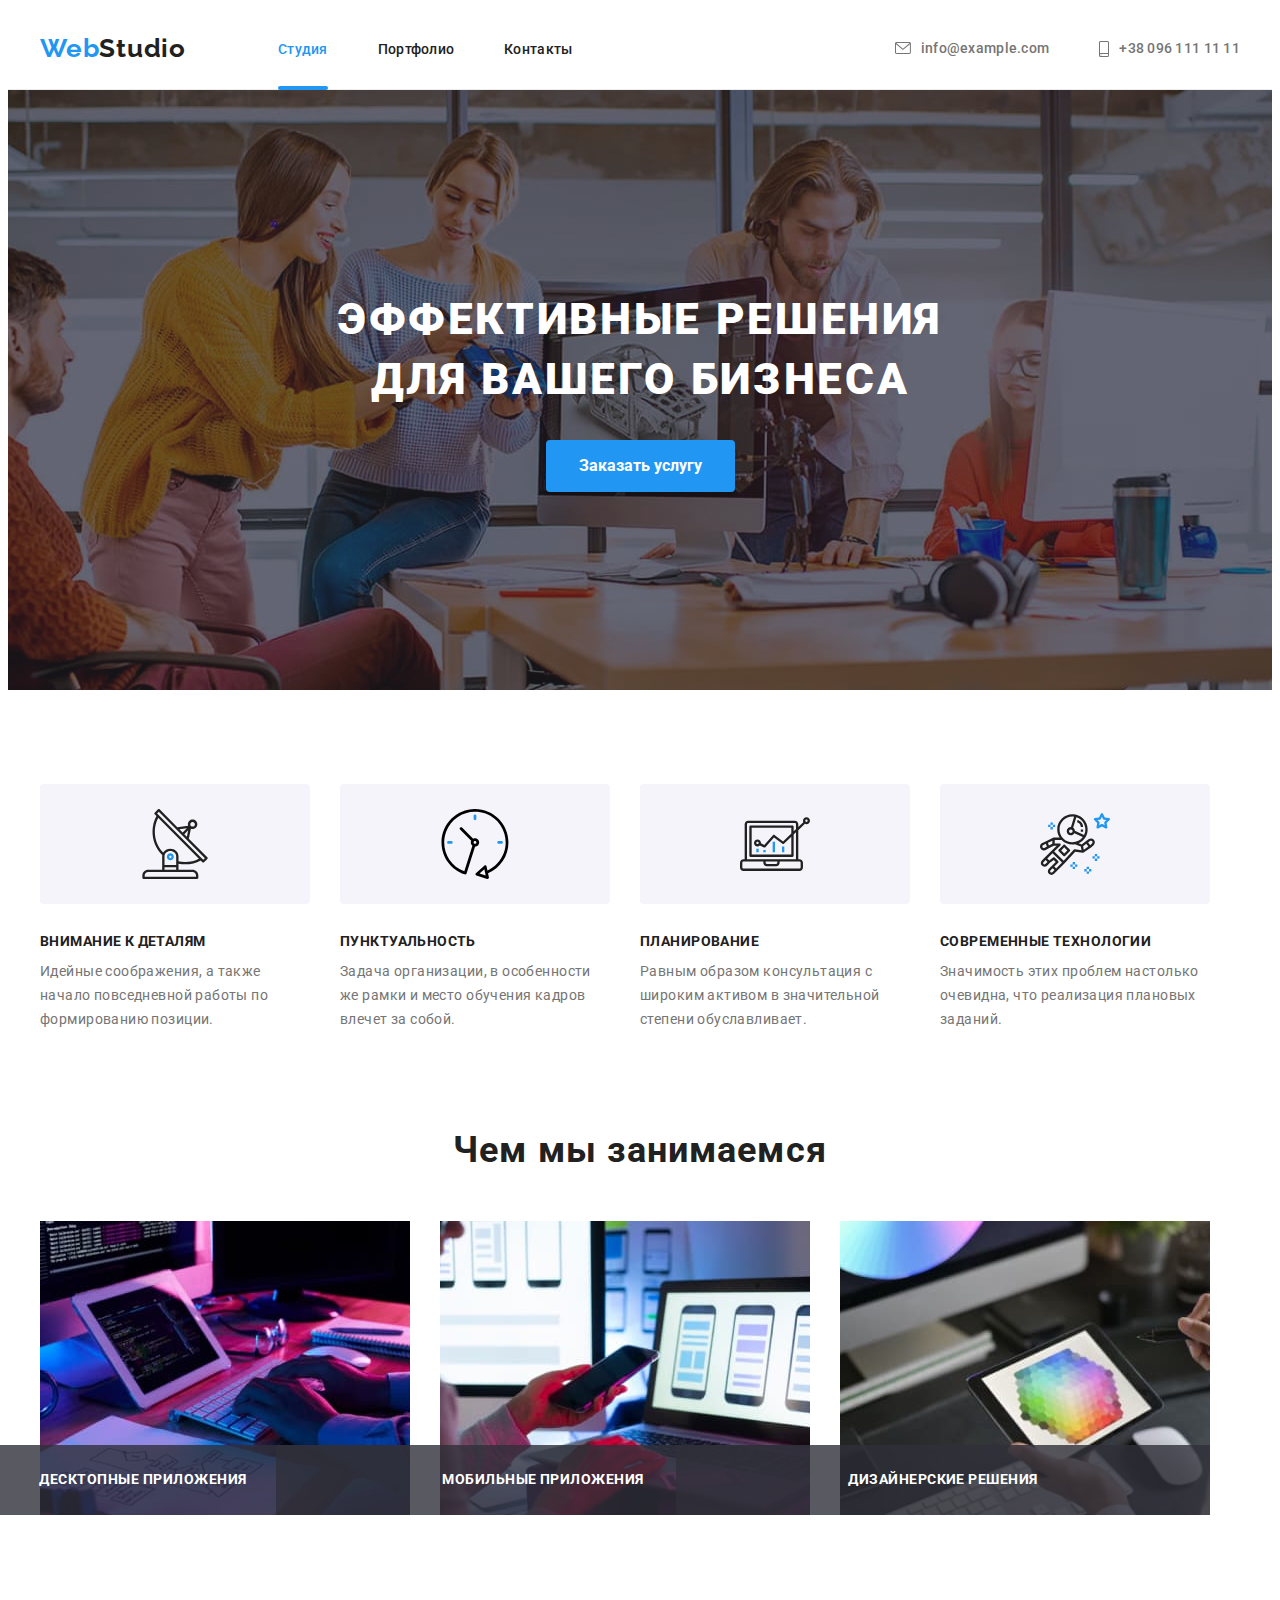
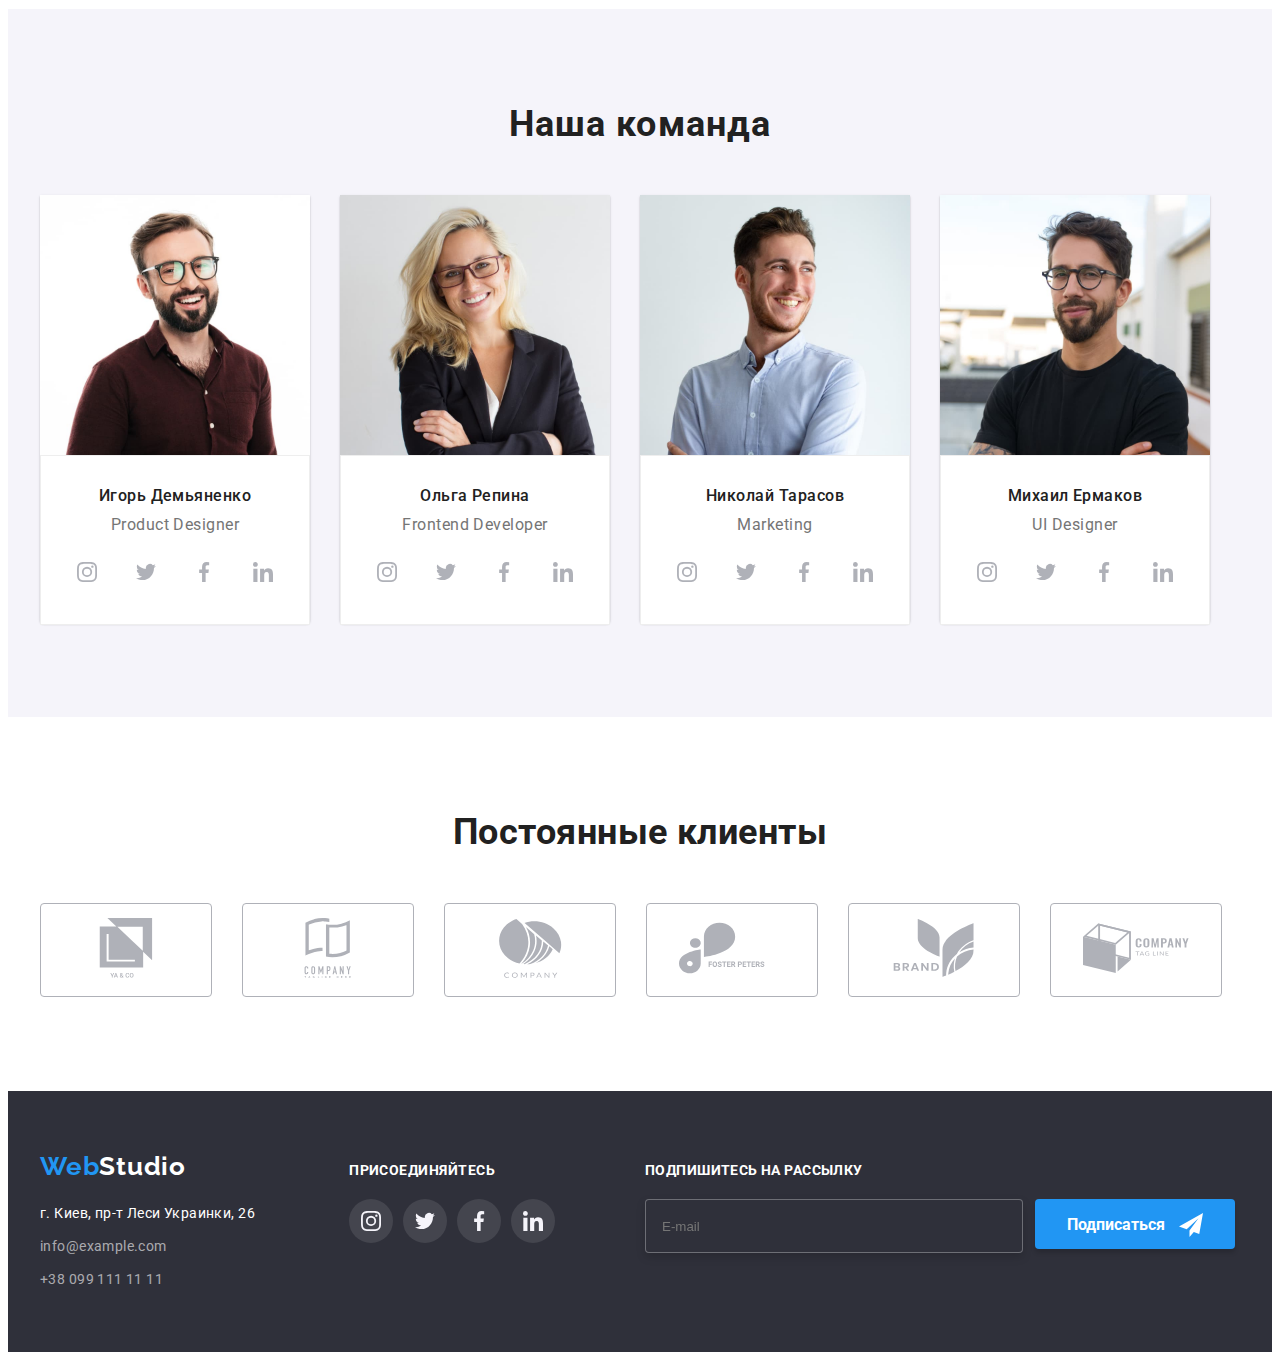
<file: index.html>
<!DOCTYPE html>
<html lang="ru">
<head>
    <meta charset="UTF-8">
    <meta http-equiv="X-UA-Compatible" content="IE=edge">
    <meta name="viewport" content="width=device-width, initial-scale=1.0">
    <title>Document</title>
    <link rel="stylesheet" href="https://cdnjs.cloudflare.com/ajax/libs/modern-normalize/1.1.0/modern-normalize.min.css"
        integrity="sha512-wpPYUAdjBVSE4KJnH1VR1HeZfpl1ub8YT/NKx4PuQ5NmX2tKuGu6U/JRp5y+Y8XG2tV+wKQpNHVUX03MfMFn9Q=="
        crossorigin="anonymous" referrerpolicy="no-referrer" />
    <link rel="preconnect" href="https://fonts.googleapis.com">
    <link rel="preconnect" href="https://fonts.gstatic.com" crossorigin>
    <link href="https://fonts.googleapis.com/css2?family=Raleway:wght@700&family=Roboto:wght@400;500;700;900&display=swap" rel="stylesheet">
    <link rel="stylesheet" href="./css/main.min.css"> 
</head>
<body class="body">
    <header class="pageheader">
            <div class="container">
                <nav class="site-nav">
                    <a href="/index.html" class="logo">
                  <span class="logo__text--blue">Web</span class="logo__text--black">Studio
                   </a>
                   <ul class="nav-links"> 
                    <li class="nav-links__item"><a href="#" class="nav-links__link nav-links__link--active">Студия</a></li>
                    <li class="nav-links__item"><a href="./portfolio.html" class="nav-links__link">Портфолио</a></li>
                    <li class="nav-links__item"><a href="#" class="nav-links__link">Контакты</a></li>
                   </ul>
    
                    <ul class="contact-info">
                        <li class="contact-info__item"> 
                            <a href="mailto:info@example.com" class="contact-info__link contact-info__link--mail">
                                <svg class="contact-info__icon-envelope" width="16" height="12">
                                    <use  href="./images/icons.svg#icon-envelope" ></use>
                                </svg>
                                info@example.com
                            </a>    
                        </li>
    
                        <li class="contact-info__item">
                            <a href="tel:+380991111111" class="contact-info__link contact-info__link--telephone">
                                <svg class="contact-info__icon-smartphone" width="10" height="16">
                                    <use href="./images/icons.svg#icon-smartphone"></use>
                                </svg>
                                    +38 096 111 11 11
                            </a>
                        </li>
                    </ul>
                </nav>     
            </div>        
    </header>

    <main>
        <div class="overlay">
            <section class="section hero">
                <h1 class="hero__title">Эффективные решения <br> для вашего бизнеса</h1>
                <p>
                    <button class="hero__button" data-modal-open>Заказать услугу</button>

                    <div class="backdrop is-hidden" data-modal>
                        <div class="modal">
                            <p class="modal__title">Оставьте свои данные, мы вам перезвоним</p>
                            <form class="form">
                                
                                <label class="form__label">
                                  <span class="form__item">Имя</span>
                                  <input class="form__input" type="text" name="username" />
                                  <svg class="form__icon" width="18" height="18">
                                      <use href="images/icons.svg#person-black"></use>
                                  </svg> 
                                </label>

                                <label class="form__label">
                                  <span class="form__item">Телефон</span>
                                  <input class="form__input" type="tel" name="telephone" />
                                  <svg class="form__icon" width="18" height="18">
                                      <use href="images/icons.svg#phone-black"></use>
                                  </svg> 
                                </label>  
                                
                                <label class="form__label">
                                  <span class="form__item">Почта</span>
                                  <input class="form__input" type="email" name="email" />
                                  <svg class="form__icon" width="18" height="18">
                                      <use href="images/icons.svg#email-black"></use>
                                  </svg>
                                </label>
        
                                <label class="form__label form__label--indent">
                                    <span class="form__item">Комментарий</span>
                                    <textarea class="form__textarea" type="comments" rows="5" placeholder="Введите текст" id="textarea"></textarea>
                                </label>
                                    
                                <label class="form__label--checkbox">
                                    <input class="form__input--checkbox" type="checkbox" name="checkbox" />
                                    <span class="form__icon--checkbox"></span>
                                    <span class="form__conditions-text">Соглашаюсь с рассылкой и принимаю <a href="#" class="form__link">Условия договора</a></span>
                                </label>
                                    
                                
                                <button type="submit" class="button__submit">Отправить</button>
                                
                            </form>

                            <button class="button-close" data-modal-close>
                                <svg class="button-close__icon" width="18" height="18">
                                    <use href="./images/icons.svg#icon-close-button" class="modal-close-button"></use>
                                </svg>
                            </button>
                        </div>
                    </div>
                </p>
            </section>
        </div>

        
            <section class="section">
                <div class="container">
                    <h2 hidden>Наши сильные стороны</h2>
                    <ul class="advantages">
                        <li>
                            <div class="advantages__icon">
                              <svg width="70" height="70">
                                <use href="./images/icons.svg#icon-antenna"></use>
                              </svg>
                            </div>   
                            <h2 class="advantages__title">Внимание к деталям</h2>
                            <p class="advantages__text">Идейные соображения, а также начало повседневной работы по формированию позиции.</p>
                        </li>

                        <li>
                            <div class="advantages__icon">
                                <svg width="70" height="70">
                                    <use href="./images/icons.svg#icon-clock"></use>
                                </svg>
                            </div>
                            <h2 class="advantages__title">Пунктуальность</h2>
                            <p class="advantages__text">Задача организации, в особенности же рамки и место обучения кадров влечет за собой.</p>
                        </li>

                        <li>
                            <div class="advantages__icon">
                                <svg width="70" height="70">
                                    <use href="./images/icons.svg#icon-diagram"></use>
                                </svg>
                            </div>
                            <h2 class="advantages__title">Планирование</h2>
                            <p class="advantages__text">Равным образом консультация с широким активом в значительной степени обуславливает.</p>
                        </li>

                        <li>
                            <div class="advantages__icon">
                                <svg width="70" height="70">
                                    <use href="./images/icons.svg#icon-astronaut"></use>
                                </svg>
                            </div>
                            <h2 class="advantages__title">Современные технологии</h2>
                            <p class="advantages__text">Значимость этих проблем настолько очевидна, что реализация плановых заданий.</p>
                        </li>
                    </ul>

                </div>
        </section>
                      
        
        <section class="section our-work">
            <div class="container">
                <h2 class="what-we-do">Чем мы занимаемся</h2>
              <ul class="what-we-do__list">
                  <li class="what-we-do__set">
                      <div class="what-we-do__box">
                         <img src="./images/whatwedo1.jpg" alt="Работа за пк" width=370>
                         <h3 class="what-we-do__text">Десктопные приложения</h3>
                      </div>
                      
                  </li>

                  <li class="what-we-do__set">
                      <div class="what-we-do__box">
                         <img src="./images/whatwedo2.jpg" alt="Работа за пк с телефоном" width=370>
                         <h3 class="what-we-do__text">Мобильные приложения</h3>
                      </div>
                  </li>

                  <li class="what-we-do__set">
                      <div class="what-we-do__box">
                         <img src="./images/whatwedo3.jpg" alt="Планшет в руках" width=370>
                         <h3 class="what-we-do__text">Дизайнерские решения</h3>
                      </div>
                    
                  </li>
              </ul> 
           </div>    
        </section>
    
    
        <section class="section team">
            <div class="container">
                <h2 class="team__title">Наша команда</h2>
              <ul class="team__list">
                <li class="employee">
                    <img class="employee__photo" src="./images/teamIhor.jpg" alt="фото Игорь" width=270 height=260>
                    <div class="employee__card">
                        <h3 class="employee__name">Игорь Демьяненко</h3>
                        <p lang="en" class="employee__position">Product Designer</p>
                        <ul>
                            <li class="employee__button">
                                <a class="employee__link" href="#" aria-label="Instagram">
                                     <svg class="employee__icon" width="20" height="20">
                                         <use href="./images/icons.svg#icon-instagram"></use>
                                     </svg>
                                </a>
                            </li>
             
                            <li class="employee__button">
                                <a class="employee__link" href="#" aria-label="Twitter">
                                     <svg class="employee__icon" width="20" height="20">
                                         <use href="./images/icons.svg#icon-twitter"></use>
                                     </svg>
                                </a>
                            </li>
             
                            <li class="employee__button">
                                <a class="employee__link" href="#" class="facebook" aria-label="Facebook">
                                    <svg class="employee__icon" width="20" height="20">
                                       <use href="./images/icons.svg#icon-facebook"></use>
                                    </svg>
                                </a>
                            </li>
             
                            <li class="employee__button">
                                <a class="employee__link" href="#" aria-label="LinkedIn">
                                    <svg class="employee__icon" width="20" height="20">
                                       <use href="./images/icons.svg#icon-linkedin"></use>
                                    </svg>
                                </a>
                            </li>
                        </ul>
                    </div>
                    
                </li>

                <li class="employee">
                    <img class="item-photo" src="./images/teamOlga.jpg" alt="фото Ольга" width=270 class="team-photo">
                    <div class="employee__card">
                        <h3 class="employee__name">Ольга Репина</h3>
                        <p lang="en" class="employee__position">Frontend Developer</p> 
                        <ul class="social-list">
                            <li class="employee__button">
                                <a class="employee__link" href="#" aria-label="Instagram">
                                     <svg class="employee__icon" width="20" height="20">
                                         <use href="./images/icons.svg#icon-instagram"></use>
                                     </svg>
                                </a>
                            </li>
             
                            <li class="employee__button">
                                <a class="employee__link" href="#" aria-label="Twitter">
                                     <svg class="employee__icon" width="20" height="20">
                                         <use href="./images/icons.svg#icon-twitter"></use>
                                     </svg>
                                </a>
                            </li>
             
                            <li class="employee__button">
                                <a class="employee__link" href="#" class="facebook" aria-label="Facebook">
                                    <svg class="employee__icon" width="20" height="20">
                                       <use href="./images/icons.svg#icon-facebook"></use>
                                    </svg>
                                </a>
                            </li>
             
                            <li class="employee__button">
                                <a class="employee__link" href="#" aria-label="LinkedIn">
                                    <svg class="employee__icon" width="20" height="20">
                                       <use href="./images/icons.svg#icon-linkedin"></use>
                                    </svg>
                                </a>
                            </li>
                        </ul>  
                    </div>
                </li>

                <li class="employee">
                    <img class="item-photo" src="./images/teamNikolai.jpg" alt="фото Николай" width=270 class="team-photo">
                    <div class="employee__card">
                        <h3 class="employee__name">Николай Тарасов</h3>
                        <p lang="en" class="employee__position">Marketing</p>
                        <ul class="social-list">
                            <li class="employee__button">
                                <a class= "employee__link" href="#" aria-label="Instagram">
                                     <svg class="employee__icon" width="20" height="20">
                                         <use href="./images/icons.svg#icon-instagram"></use>
                                     </svg>
                                </a>
                            </li>
             
                            <li class="employee__button">
                                <a class="employee__link"href="#" aria-label="Twitter">
                                     <svg class="employee__icon" width="20" height="20">
                                         <use href="./images/icons.svg#icon-twitter"></use>
                                     </svg>
                                </a>
                            </li>
             
                            <li class="employee__button">
                                <a class="employee__link" href="#" class="facebook" aria-label="Facebook">
                                    <svg class="employee__icon" width="20" height="20">
                                       <use href="./images/icons.svg#icon-facebook"></use>
                                    </svg>
                                </a>
                            </li>
             
                            <li class="employee__button">
                                <a class="employee__link" href="#" aria-label="LinkedIn">
                                    <svg class="employee__icon" width="20" height="20">
                                       <use href="./images/icons.svg#icon-linkedin"></use>
                                    </svg>
                                </a>
                            </li>
                        </ul>
                    </div>
                    
                </li>
                <li class="employee">
                    <img class="item-photo" src="./images/teamMihail.jpg" alt="фото Михаил" width=270 class="team-photo">
                    <div class="employee__card">
                        <h3 class="employee__name">Михаил Ермаков</h3>
                        <p lang="en" class="employee__position">UI Designer</p>
                        <ul class="social-list">
                            <li class="employee__button">
                                <a class="employee__link" href="#" aria-label="Instagram">
                                     <svg class="employee__icon" width="20" height="20">
                                         <use href="./images/icons.svg#icon-instagram"></use>
                                     </svg>
                                </a>
                            </li>
             
                            <li class="employee__button">
                                <a class="employee__link" href="#" aria-label="Twitter">
                                     <svg class="employee__icon" width="20" height="20">
                                         <use href="./images/icons.svg#icon-twitter"></use>
                                     </svg>
                                </a>
                            </li>
             
                            <li class="employee__button">
                                <a class="employee__link" href="#" class="facebook" aria-label="Facebook">
                                    <svg class="employee__icon" width="20" height="20">
                                       <use href="./images/icons.svg#icon-facebook"></use>
                                    </svg>
                                </a>
                            </li>
             
                            <li class="employee__button">
                                <a class="employee__link" href="#" aria-label="LinkedIn">
                                    <svg class="employee__icon" width="20" height="20">
                                       <use href="./images/icons.svg#icon-linkedin"></use>
                                    </svg>
                                </a>
                            </li>
                        </ul>
                    </div>
                    
                </li>
              </ul>   
           </div>
        </section>

        <section class="section clients">
            <div class="container ">
                <h2 class="clients__title">Постоянные клиенты</h2>
                <ul class="clients__list">
                    <li class="client">
                        <a class="client__link" href="#">
                            <svg width="106" height="60">
                                <use class="client__icon" href="./images/icons.svg#icon-client_1"></use>
                            </svg>
                        </a>
                    </li>

                    <li class="client">
                        <a class="client__link" href="#">
                            <svg width="106" height="60">
                                <use class="client__icon" href="./images/icons.svg#icon-client_2"></use>
                            </svg>
                        </a>
                    </li>

                    <li class="client">
                        <a class="client__link" href="#">
                            <svg width="106" height="60">
                                <use class="client__icon" href="./images/icons.svg#icon-client_3"></use>
                            </svg>
                        </a>
                    </li>

                    <li class="client">
                        <a class="client__link" href="#">
                            <svg width="106" height="60">
                                <use class="client__icon" href="./images/icons.svg#icon-client_4"></use>
                            </svg>
                        </a>
                    </li>

                    <li class="client">
                        <a class="client__link" href="#">
                            <svg width="106" height="60">
                                <use class="client__icon" href="./images/icons.svg#icon-client_5"></use>
                            </svg>
                        </a>
                    </li>

                    <li class="client">
                        <a class="client__link" href="#">
                            <svg  width="106" height="60">
                                <use class="client__icon" href="./images/icons.svg#icon-client_6"></use>
                            </svg>
                        </a>
                    </li>
                </ul>  
            </div>
        </section>

    </main>

    <footer class="footer">
        <div class="container">
            <ul class="footer__content">
                <li class="footer__item">
                    <a href="/index.html" class="logo footer__logo">
                        <span class="logo__text--blue">Web</span><span class="logo__text--white">Studio</span>
                    </a>
            
                   <address class="footer__contact">
                        <p class="footer__address">г. Киев, пр-т Леси Украинки, 26</p>
                        <ul>
                           <li class="footer__mail">
                               <a href="mailto:info@example.com" class="footer__mail--color">info@example.com</a>
                           </li>
                           <li class="footer__phone">
                               <a href="tel:+380991111111" class="footer__phone--color">+38 099 111 11 11</a>
                           </li>    
                        </ul>
                   </address>  
                </li>

                <li class="footer__item">
                    <h2 class="joinus">присоединяйтесь</h2>
                    <ul class="joinus__list">
                        <li class="joinus__link">
                           <a class="joinus__icon" href="#" aria-label="Instagram">
                               <svg  width="20" height="20">
                                 <use href="./images/icons.svg#icon-instagram"></use>
                               </svg>
                           </a>
                        </li>

                       <li class="joinus__link">
                           <a class="joinus__icon" href="#" aria-label="Twitter">
                              <svg  width="20" height="20">
                                 <use href="./images/icons.svg#icon-twitter"></use>
                              </svg>
                           </a>
                       </li>

                       <li class="joinus__link">
                            <a class="joinus__icon" href="#" aria-label="Facebook">
                              <svg  width="20" height="20">
                                 <use href="./images/icons.svg#icon-facebook"></use>
                              </svg>
                          </a>
                      </li>

                      <li class="joinus__link">
                           <a class="joinus__icon" href="#" aria-label="LinkedIn">
                               <svg  width="20" height="20">
                                  <use href="./images/icons.svg#icon-linkedin"></use>
                             </svg>
                          </a>
                     </li>
                   </ul>

                <li class="footer__item footer__item--margin">
                    <h2 class="signup">Подпишитесь на рассылку</h2>
                    <form>
                        <div class="signup__email-form">
                            <input type="email" name="email" placeholder="E-mail" class="signup__input" />
                            <button type="submit" class="button-signup">
                                <span class="button-signup__text">Подписаться</span>
                                <svg class="button-signup__icon">
                                    <use href="./images/icons.svg#icon-send" width="24" height="24"></use>
                                </svg>
                            </button>
                        </div>
                    </form>
                </li>   
               </li>
            </ul>
        </footer> 
    <script src="./js/modal.js"></script>   
</body>
</html>
</file>
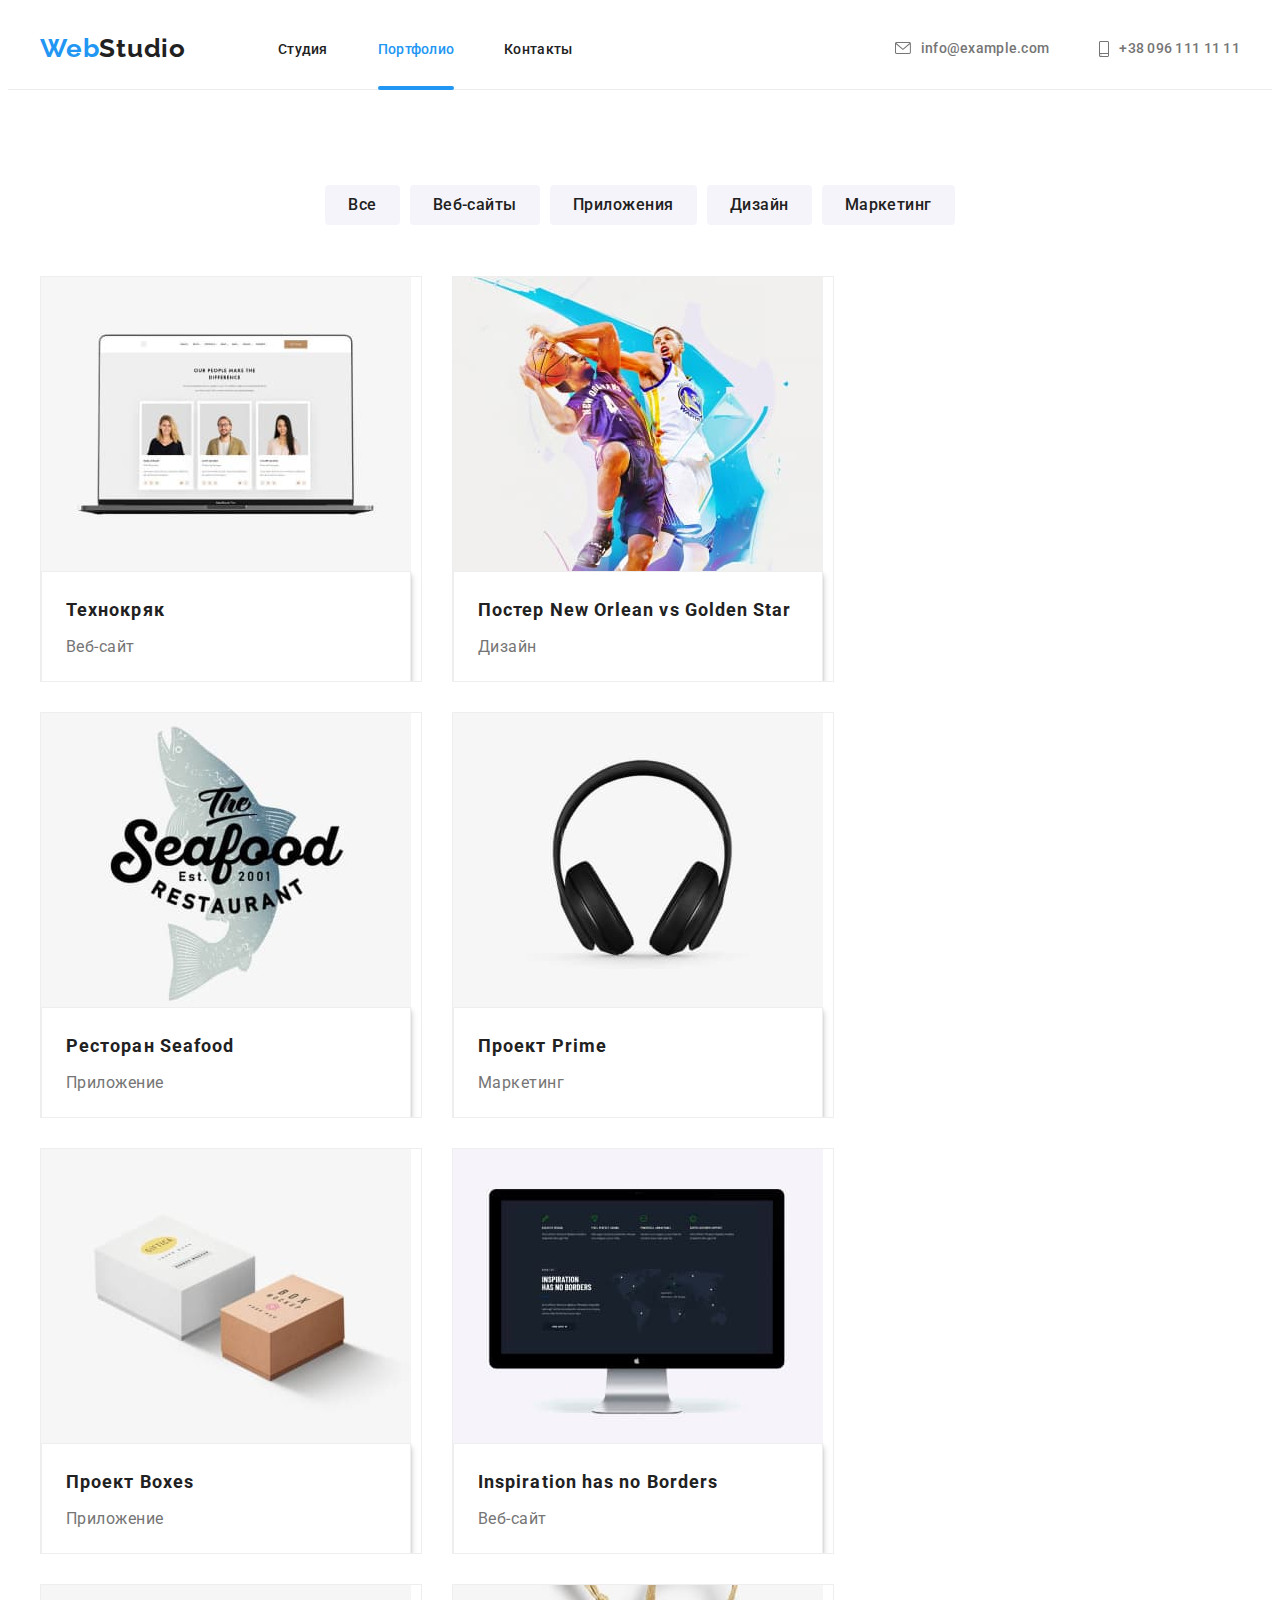
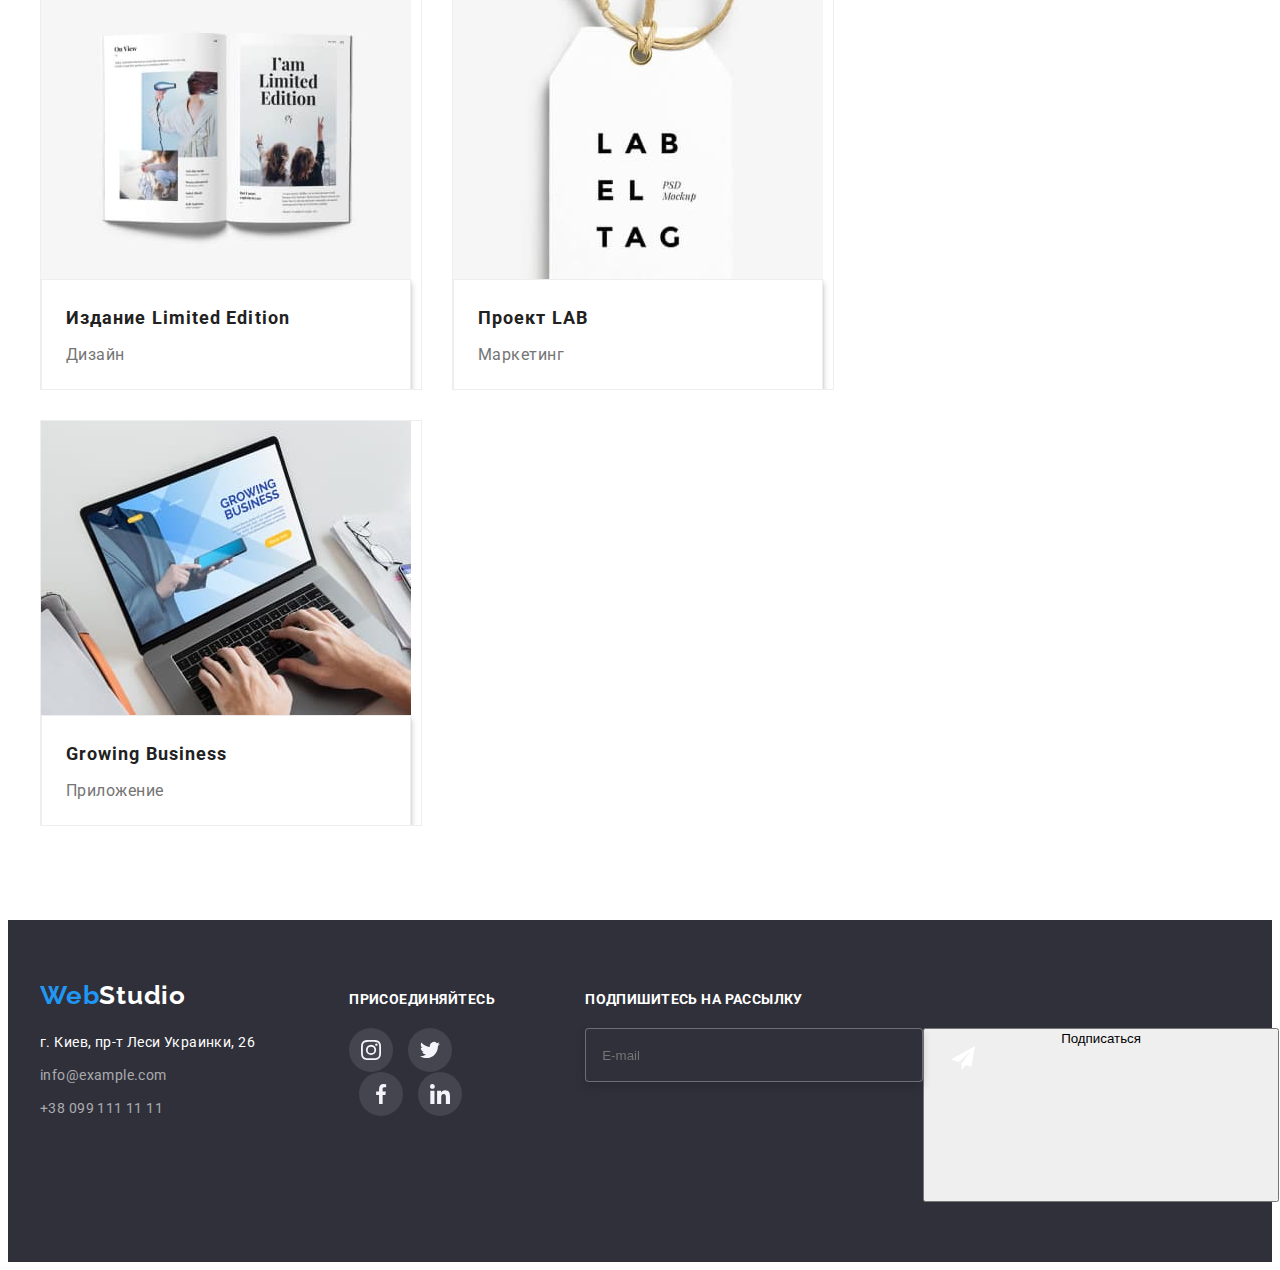
<file: portfolio.html>
<!DOCTYPE html>
<html lang="en">
<head>
    <meta charset="UTF-8">
    <meta http-equiv="X-UA-Compatible" content="IE=edge">
    <meta name="viewport" content="width=device-width, initial-scale=1.0">
    <title>Document</title>
    <link rel="stylesheet" href="https://cdnjs.cloudflare.com/ajax/libs/modern-normalize/1.1.0/modern-normalize.min.css"
      integrity="sha512-wpPYUAdjBVSE4KJnH1VR1HeZfpl1ub8YT/NKx4PuQ5NmX2tKuGu6U/JRp5y+Y8XG2tV+wKQpNHVUX03MfMFn9Q=="
      crossorigin="anonymous" referrerpolicy="no-referrer" />
    <link rel="preconnect" href="https://fonts.googleapis.com">
    <link rel="preconnect" href="https://fonts.gstatic.com" crossorigin>
    <link href="https://fonts.googleapis.com/css2?family=Raleway:wght@700&family=Roboto:wght@400;500;700;900&display=swap" rel="stylesheet">   
    <link rel="stylesheet" href="./css/main.min.css"/>
</head>
<body class="body">
  <header class="pageheader">
    <div class="container">
      <nav class="site-nav">
        <a href="/index.html" class="logo">
          <span class="logo__text--blue">Web</span class="logo__text--black">Studio
        </a>
        <ul class="nav-links">
          <li class="nav-links__item"><a href="./index.html" class="nav-links__link">Студия</a></li>
          <li class="nav-links__item"><a href="#" class="nav-links__link nav-links__link--active">Портфолио</a></li>
          <li class="nav-links__item"><a href="#" class="nav-links__link">Контакты</a></li>
        </ul>
  
        <ul class="contact-info">
          <li class="contact-info__item">
            <a href="mailto:info@example.com" class="contact-info__link contact-info__link--mail">
              <svg class="contact-info__icon-envelope" width="16" height="12">
                <use href="./images/icons.svg#icon-envelope"></use>
              </svg>
              info@example.com
            </a>
          </li>
  
          <li class="contact-info__item">
            <a href="tel:+380991111111" class="contact-info__link contact-info__link--telephone">
              <svg class="contact-info__icon-smartphone" width="10" height="16">
                <use href="./images/icons.svg#icon-smartphone"></use>
              </svg>
              +38 096 111 11 11
            </a>
          </li>
        </ul>
      </nav>
    </div>
  </header>
         
    </header>

    <!--h1 Наши проекты-->
    
    <main>
      <section class="section">
        <div class="container">
          <ul class="filtr">
            <li class="filtr__item"><button type="button" class="filtr__button" >Все</button></li>
            <li class="filtr__item"><button type="button" class="filtr__button">Веб-сайты</button></li>
            <li class="filtr__item"><button type="button" class="filtr__button">Приложения</button></li>
            <li class="filtr__item"><button type="button" class="filtr__button">Дизайн</button></li>
            <li class="filtr__item"><button type="button" class="filtr__button">Маркетинг</button></li>
          </ul>
          
          
          <ul class="projects">
            <li class="project__item">
              <a href="#" class="project__link">
                <div class="project__thumb">
                  <img src="./images/laptopwithfotosonscreen.jpg" width=370>
                  <p class="project__uppertext">Технокряк это современная площадка распространения коронавируса. Компании используют эту
                    платформу для цифрового шпионажа и атак на защищённые сервера конкурентов.</p>
                </div>
                <div class="project__content">
                  <h2 class="project__name">Технокряк</h2>
                  <p class="project__type">Веб-сайт</p>
                </div>
              </a>
            </li>
          
            <li class="project__item">
              <a href="#" class="project__link">
                <div class="project__thumb">
                  <img src="./images/basketbolists.jpg" width=370>
                  <p class="project__uppertext">Технокряк это современная площадка распространения коронавируса. Компании используют эту
                    платформу для цифрового шпионажа и атак на защищённые сервера конкурентов.</p>
                </div>
                <div class="project__content">
                  <h2 class="project__name">Постер New Orlean vs Golden Star</h2>
                  <p class="project__type">Дизайн</p>
                </div>
              </a>
            </li>
          
            <li class="project__item">
              <a href="#" class="project__link">
                <div class="project__thumb">
                  <img src="./images/seafoodrestaurantlogo.jpg" width=370>
                  <p class="project__uppertext">Технокряк это современная площадка распространения коронавируса. Компании используют эту
                    платформу для цифрового шпионажа и атак на защищённые сервера конкурентов.</p>
                </div>
                <div class="project__content">
                  <h2 class="project__name">Ресторан Seafood</h2>
                  <p class="project__type">Приложение</p>
                </div>
              </a>
            </li>
          
            <li class="project__item">
              <a href="#" class="project__link">
                <div class="project__thumb">
                  <img src="./images/hairphones.jpg" width=370>
                  <p class="project__uppertext">Технокряк это современная площадка распространения коронавируса. Компании используют эту
                    платформу для цифрового шпионажа и атак на защищённые сервера конкурентов.</p>
                </div>
                <div class="project__content">
                  <h2 class="project__name">Проект Prime</h2>
                  <p class="project__type">Маркетинг</p>
                </div>
              </a>
            </li>
          
            <li class="project__item">
              <a href="#" class="project__link">
                <div class="project__thumb">
                  <img src="./images/boxesapp.jpg" width=370>
                  <p class="project__uppertext">Технокряк это современная площадка распространения коронавируса. Компании используют эту
                    платформу для цифрового шпионажа и атак на защищённые сервера конкурентов.</p>
                </div>
                <div class="project__content">
                  <h2 class="project__name">Проект Boxes</h2>
                  <p class="project__type">Приложение</p>
                </div>
              </a>
            </li>
          
            <li class="project__item">
              <a href="#" class="project__link">
                <div class="project__thumb">
                  <img src="./images/inspirationhasnoborders.jpg" width=370>
                  <p class="project__uppertext">Технокряк это современная площадка распространения коронавируса. Компании используют эту
                    платформу для цифрового шпионажа и атак на защищённые сервера конкурентов.</p>
                </div>
                <div class="project__content">
                  <h2 class="project__name">Inspiration has no Borders</h2>
                  <p class="project__type">Веб-сайт</p>
                </div>
              </a>
            </li>
          
            <li class="project__item">
              <a href="#" class="project__link">
                <div class="project__thumb">
                  <img src="./images/limitededitionjournal.jpg" width=370>
                  <p class="project__uppertext">Технокряк это современная площадка распространения коронавируса. Компании используют эту
                    платформу для цифрового шпионажа и атак на защищённые сервера конкурентов.</p>
                </div>
                <div class="project__content">
                  <h2 class="project__name">Издание Limited Edition</h2>
                  <p class="project__type">Дизайн</p>
                </div>
              </a>
            </li>
          
            <li class="project__item">
              <a href="#" class="project__link">
                <div class="project__thumb">
                  <img src="./images/labprojest.jpg" width=370>
                  <p class="project__uppertext">Технокряк это современная площадка распространения коронавируса. Компании используют эту
                    платформу для цифрового шпионажа и атак на защищённые сервера конкурентов.</p>
                </div>
                <div class="project__content">
                  <h2 class="project__name">Проект LAB</h2>
                  <p class="project__type">Маркетинг</p>
                </div>
              </a>
            </li>
          
            <li class="project__item">
              <a href="#" class="project__link">
                <div class="project__thumb">
                  <img src="./images/growingbusinessapp.jpg" width=370>
                  <p class="project__uppertext">Технокряк это современная площадка распространения коронавируса. Компании используют эту
                    платформу для цифрового шпионажа и атак на защищённые сервера конкурентов.</p>
                </div>
                <div class="project__content">
                  <h2 class="project__name">Growing Business</h2>
                  <p class="project__type">Приложение</p>
                </div>
              </a>
            </li>
          </ul>
        </div> 
      </section>
    </main>
   
    <footer class="footer">
      <div class="container">
        <ul class="footer__content">
          <li class="footer__item">
            <a href="/index.html" class="logo">
              <span class="logo__text--blue">Web</span><span class="logo__text--white">Studio</span>
            </a>
    
            <address class="footer__contact">
              <p class="footer__address">г. Киев, пр-т Леси Украинки, 26</p>
              <ul class=>
                <li class="footer__mail">
                  <a href="mailto:info@example.com" class="footer__mail--color">info@example.com</a>
                </li>
                <li class="footer__phone">
                  <a href="tel:+380991111111" class="footer__phone--color">+38 099 111 11 11</a>
                </li>
              </ul>
            </address>
          </li>
    
          <li class="footer__item">
            <h2 class="joinus">присоединяйтесь</h2>
            <ul>
              <li class="joinus__link">
                <a class="joinus__icon" href="#" aria-label="Instagram">
                  <svg width="20" height="20">
                    <use href="./images/icons.svg#icon-instagram"></use>
                  </svg>
                </a>
              </li>
    
              <li class="joinus__link">
                <a class="joinus__icon" href="#" aria-label="Twitter">
                  <svg width="20" height="20">
                    <use href="./images/icons.svg#icon-twitter"></use>
                  </svg>
                </a>
              </li>
    
              <li class="joinus__link">
                <a class="joinus__icon" href="#" aria-label="Facebook">
                  <svg width="20" height="20">
                    <use href="./images/icons.svg#icon-facebook"></use>
                  </svg>
                </a>
              </li>
    
              <li class="joinus__link">
                <a class="joinus__icon" href="#" aria-label="LinkedIn">
                  <svg width="20" height="20">
                    <use href="./images/icons.svg#icon-linkedin"></use>
                  </svg>
                </a>
              </li>
            </ul>
    
          <li class="footer__item--margin">
            <h2 class="signup">Подпишитесь на рассылку</h2>
            <form>
              <div class="signup__email-form">
                <input type="email" name="email" placeholder="E-mail" class="signup__input" />
                <button type="submit" class="signup__button">
                  <span class="signup__button-text">Подписаться</span>
                  <svg class="signup__button-icon">
                    <use href="./images/icons.svg#icon-send" width="24" height="24"></use>
                  </svg>
                </button>
              </div>
            </form>
          </li>
          </li>
        </ul>
    </footer>
    
</body>
</html>
</file>
<file: css/main.min.css>
body{color:#212121;font-family:"Roboto","sans-serif";letter-spacing:0.03em}ul{list-style-type:none;padding:0;margin:0}li a{padding:0;margin:0;text-decoration:none}h1,h2,h3,h4,h5,h6,p{margin:0;padding:0}img{display:block}.section{padding-top:94px;padding-bottom:94px}.container{width:1200px;padding:0 15px;margin-left:auto;margin-right:auto}.logo{font-family:"Raleway","sans-serif";width:145px;height:31px;font-weight:700;font-size:26px;line-height:1.19;letter-spacing:0.03em;text-decoration:none;color:#212121;margin-right:93px}.logo .logo__text--blue{font-family:"Raleway","sans-serif";color:#2196f3}.logo .logo__text--black{font-family:"Raleway","sans-serif";color:#212121}.logo .logo__text--white{font-family:"Raleway","sans-serif";color:#fff}.pageheader{border-bottom:1px solid #ececec}.site-nav{display:-webkit-box;display:-webkit-flex;display:-ms-flexbox;display:flex;position:relative;padding:25px 0;font-family:inherit;text-decoration:none;-webkit-box-pack:center;-webkit-justify-content:center;-ms-flex-pack:center;justify-content:center;-webkit-box-align:center;-webkit-align-items:center;-ms-flex-align:center;align-items:center}.nav-links{display:-webkit-box;display:-webkit-flex;display:-ms-flexbox;display:flex;position:relative;font-family:inherit;text-decoration:none;-webkit-box-pack:center;-webkit-justify-content:center;-ms-flex-pack:center;justify-content:center;-webkit-box-align:center;-webkit-align-items:center;-ms-flex-align:center;align-items:center}.nav-links__link,.contact-info__link{font-family:"Roboto","sans-serif";font-weight:500;font-size:14px;line-height:16px;letter-spacing:0.02em;color:#212121;-webkit-transition:color 250ms cubic-bezier(0.4, 0, 0.2, 1);-o-transition:color 250ms cubic-bezier(0.4, 0, 0.2, 1);transition:color 250ms cubic-bezier(0.4, 0, 0.2, 1)}.nav-links__link:hover,.nav-links__link:focus,.nav-links__link:active{color:#2196f3}.nav-links__item,.contact-info__item{position:relative;display:-webkit-box;display:-webkit-flex;display:-ms-flexbox;display:flex}.nav-links__item:not(:first-child){margin-left:50px}.nav-links__link--active{color:#2196f3}.nav-links__link--active::after{content:'';opacity:1;display:block;width:100%;height:4px;position:absolute;left:0;bottom:-33px;background-repeat:no-repeat;background-color:#2196f3;color:#212121;-webkit-border-radius:2px;border-radius:2px;-webkit-transition:background-color 250ms cubic-bezier(0.4, 0, 0.2, 1);-o-transition:background-color 250ms cubic-bezier(0.4, 0, 0.2, 1);transition:background-color 250ms cubic-bezier(0.4, 0, 0.2, 1)}.contact-info{display:-webkit-box;display:-webkit-flex;display:-ms-flexbox;display:flex;-webkit-box-pack:center;-webkit-justify-content:center;-ms-flex-pack:center;justify-content:center;-webkit-box-align:center;-webkit-align-items:center;-ms-flex-align:center;align-items:center;margin-left:auto}.contact-info__item:last-child{margin-left:50px}.contact-info__link--mail,.contact-info__link--telephone{display:-webkit-box;display:-webkit-flex;display:-ms-flexbox;display:flex;-webkit-box-align:center;-webkit-align-items:center;-ms-flex-align:center;align-items:center;-webkit-box-pack:center;-webkit-justify-content:center;-ms-flex-pack:center;justify-content:center;font-weight:500;font-size:14px;line-height:1.14;letter-spacing:0.02em;color:#757575}.contact-info__icon-envelope,.contact-info__icon-smartphone{fill:#757575;margin-right:10px;-webkit-box-align:center;-webkit-align-items:center;-ms-flex-align:center;align-items:center;-webkit-transition:fill 250ms cubic-bezier(0.4, 0, 0.2, 1);-o-transition:fill 250ms cubic-bezier(0.4, 0, 0.2, 1);transition:fill 250ms cubic-bezier(0.4, 0, 0.2, 1)}.contact-info__link:hover,.contact-info__link:focus{color:#2196f3}.contact-info__link:hover .contact-info__icon-envelope,.contact-info__link:focus .contact-info__icon-envelope,.contact-info__link:hover .contact-info__icon-smartphone,.contact-info__link:focus .contact-info__icon-smartphone{fill:#2196f3}.hero{text-align:center;padding-top:200px;padding-bottom:200px}.hero__title{margin-bottom:30px;font-weight:900;font-size:44px;line-height:1.36;text-align:center;letter-spacing:0.06em;text-transform:uppercase;color:#fff}.hero__button{display:inline-block;padding:10px 32px;font-family:"Roboto","sans-serif";background:#2196f3;color:#fff;background:#2196f3;-webkit-box-shadow:0px 4px 4px rgba(0,0,0,0.15);box-shadow:0px 4px 4px rgba(0,0,0,0.15);font-weight:bold;font-size:16px;line-height:1.88;-webkit-border-radius:4px;border-radius:4px;-webkit-box-align:center;-webkit-align-items:center;-ms-flex-align:center;align-items:center;border:1px solid transparent;cursor:pointer;-webkit-transition:background-color 250ms cubic-bezier(0.4, 0, 0.2, 1);-o-transition:background-color 250ms cubic-bezier(0.4, 0, 0.2, 1);transition:background-color 250ms cubic-bezier(0.4, 0, 0.2, 1)}.hero__button:hover,.hero__button:focus{background:#188ce8}.overlay{max-width:1600px;height:600px;margin-left:auto;margin-right:auto;background-image:-webkit-gradient(linear, left top, right top, from(rgba(47,48,58,0.4)), to(rgba(47,48,58,0.4))),url(../images/hero-image.jpg);background-image:-webkit-linear-gradient(left, rgba(47,48,58,0.4), rgba(47,48,58,0.4)),url(../images/hero-image.jpg);background-image:-o-linear-gradient(left, rgba(47,48,58,0.4), rgba(47,48,58,0.4)),url(../images/hero-image.jpg);background-image:linear-gradient(to right, rgba(47,48,58,0.4), rgba(47,48,58,0.4)),url(../images/hero-image.jpg);-webkit-background-size:cover;background-size:cover;background-position:center;background-color:#c4c4c4}.backdrop{position:fixed;width:100%;height:100%;background:rgba(0,0,0,0.2);left:0px;top:0px;opacity:1;-webkit-transition:opacity 250ms cubic-bezier(0.4, 0, 0.2, 1);-o-transition:opacity 250ms cubic-bezier(0.4, 0, 0.2, 1);transition:opacity 250ms cubic-bezier(0.4, 0, 0.2, 1)}.backdrop.is-hidden{visibility:hidden;opacity:0;pointer-events:none}.modal{position:relative;left:50%;top:50%;width:528px;height:581px;padding:40px;font-family:"Roboto","sans-serif";background-color:#fff;-webkit-box-shadow:0px 1px 3px rgba(0,0,0,0.12),0px 1px 1px rgba(0,0,0,0.14),0px 2px 1px rgba(0,0,0,0.2);box-shadow:0px 1px 3px rgba(0,0,0,0.12),0px 1px 1px rgba(0,0,0,0.14),0px 2px 1px rgba(0,0,0,0.2);-webkit-border-radius:4px;border-radius:4px;-webkit-transform:translate(-50%, -50%) scale(1);-ms-transform:translate(-50%, -50%) scale(1);transform:translate(-50%, -50%) scale(1);opacity:1;-webkit-transition:opacity 250ms cubic-bezier(0.4, 0, 0.2, 1),-webkit-transform 250ms cubic-bezier(0.4, 0, 0.2, 1);transition:opacity 250ms cubic-bezier(0.4, 0, 0.2, 1),-webkit-transform 250ms cubic-bezier(0.4, 0, 0.2, 1);-o-transition:transform 250ms cubic-bezier(0.4, 0, 0.2, 1),opacity 250ms cubic-bezier(0.4, 0, 0.2, 1);transition:transform 250ms cubic-bezier(0.4, 0, 0.2, 1),opacity 250ms cubic-bezier(0.4, 0, 0.2, 1);transition:transform 250ms cubic-bezier(0.4, 0, 0.2, 1),opacity 250ms cubic-bezier(0.4, 0, 0.2, 1),-webkit-transform 250ms cubic-bezier(0.4, 0, 0.2, 1)}.modal__title{display:block;font-family:"Roboto","sans-serif";margin-left:auto;margin-right:auto;margin-bottom:12px;width:100%;height:23px;font-weight:700;font-size:20px;line-height:1.15;text-align:center}.button-close{display:-webkit-box;display:-webkit-flex;display:-ms-flexbox;display:flex;position:absolute;top:8px;right:8px;-webkit-box-pack:center;-webkit-justify-content:center;-ms-flex-pack:center;justify-content:center;-webkit-box-align:center;-webkit-align-items:center;-ms-flex-align:center;align-items:center;width:30px;height:30px;padding:0;-webkit-border-radius:50%;border-radius:50%;background:#ffffff;border:1px solid rgba(0,0,0,0.1);cursor:pointer;-webkit-transform:scale(1);-ms-transform:scale(1);transform:scale(1);-webkit-transition:-webkit-transform 250ms cubic-bezier(0.4, 0, 0.2, 1);transition:-webkit-transform 250ms cubic-bezier(0.4, 0, 0.2, 1);-o-transition:transform 250ms cubic-bezier(0.4, 0, 0.2, 1);transition:transform 250ms cubic-bezier(0.4, 0, 0.2, 1);transition:transform 250ms cubic-bezier(0.4, 0, 0.2, 1), -webkit-transform 250ms cubic-bezier(0.4, 0, 0.2, 1)}.button-close__icon{display:-webkit-box;display:-webkit-flex;display:-ms-flexbox;display:flex;-webkit-box-pack:center;-webkit-justify-content:center;-ms-flex-pack:center;justify-content:center;-webkit-box-align:center;-webkit-align-items:center;-ms-flex-align:center;align-items:center;fill:#212121;-webkit-transform:fill;-ms-transform:fill;transform:fill;-webkit-transition:fill 250ms cubic-bezier(0.4, 0, 0.2, 1);-o-transition:fill 250ms cubic-bezier(0.4, 0, 0.2, 1);transition:fill 250ms cubic-bezier(0.4, 0, 0.2, 1)}.button-close:hover .button-close__icon,.button-close:focus .button-close__icon{-webkit-transform:scale(1.1);-ms-transform:scale(1.1);transform:scale(1.1);fill:#2196f3}.form{margin-left:auto;margin-right:auto;width:448px}.form .form__label{position:relative;display:block;display:-webkit-box;display:-webkit-flex;display:-ms-flexbox;display:flex;-webkit-box-orient:vertical;-webkit-box-direction:normal;-webkit-flex-direction:column;-ms-flex-direction:column;flex-direction:column;margin-bottom:10px}.form__item{display:block;text-align:left;margin-bottom:4px;font-weight:normal;font-size:12px;line-height:14px;letter-spacing:0.01em;color:#757575}.form__input{width:448px;height:40px;padding-left:40px;cursor:pointer;border:1px solid rgba(33,33,33,0.2);-webkit-border-radius:4px;border-radius:4px;-webkit-transition:border 250ms cubic-bezier(0.4, 0, 0.2, 1);-o-transition:border 250ms cubic-bezier(0.4, 0, 0.2, 1);transition:border 250ms cubic-bezier(0.4, 0, 0.2, 1)}.form__input:focus{border:1px solid #2196f3;outline:1px solid #2196f3}.form__icon{position:absolute;top:30px;left:14px;fill:#212121;-webkit-transition:fill 250ms cubic-bezier(0.4, 0, 0.2, 1);-o-transition:fill 250ms cubic-bezier(0.4, 0, 0.2, 1);transition:fill 250ms cubic-bezier(0.4, 0, 0.2, 1)}.form__label:focus-within .form__icon{fill:#2196f3}.form__label--indent{margin-bottom:20px}.form__textarea{display:-webkit-box;display:-webkit-flex;display:-ms-flexbox;display:flex;resize:none;width:448px;height:120px;padding:12px 16px;margin-bottom:20px;cursor:pointer;border:1px solid rgba(33,33,33,0.2);-webkit-border-radius:4px;border-radius:4px;-webkit-transition:border 250ms cubic-bezier(0.4, 0, 0.2, 1);-o-transition:border 250ms cubic-bezier(0.4, 0, 0.2, 1);transition:border 250ms cubic-bezier(0.4, 0, 0.2, 1)}.form__textarea:focus{border:1px solid #2196f3;outline:1px solid #2196f3}.form__textarea::-webkit-input-placeholder{font-weight:400;font-size:12px;line-height:1.17;letter-spacing:0.01em;color:rgba(117,117,117,0.5)}.form__textarea:-ms-input-placeholder{font-weight:400;font-size:12px;line-height:1.17;letter-spacing:0.01em;color:rgba(117,117,117,0.5)}.form__textarea::-ms-input-placeholder{font-weight:400;font-size:12px;line-height:1.17;letter-spacing:0.01em;color:rgba(117,117,117,0.5)}.form__textarea::placeholder{font-weight:400;font-size:12px;line-height:1.17;letter-spacing:0.01em;color:rgba(117,117,117,0.5)}.form__label--checkbox{display:-webkit-box;display:-webkit-flex;display:-ms-flexbox;display:flex;width:100%;margin-bottom:30px;text-align:left;-webkit-box-pack:center;-webkit-justify-content:center;-ms-flex-pack:center;justify-content:center;-webkit-box-align:center;-webkit-align-items:center;-ms-flex-align:center;align-items:center}.form__input--checkbox{position:absolute;width:1px;height:1px;overflow:hidden;clip:rect(0 0 0 0)}.form__icon--checkbox{display:inline-block;width:16px;height:15px;margin-right:7px;margin-left:12px;border:2px solid #212121;-webkit-border-radius:4px;border-radius:4px}.form__input--checkbox:checked+.form__icon--checkbox{background-image:url("data:image/svg+xml;charset=utf8,%3Csvg width='16' height='15' fill='none' xmlns='http://www.w3.org/2000/svg'%3E%3Cpath d='m3.957 7.752-.069-.066-.069.065-.888.842-.076.072.076.073 3.496 3.334.069.066.069-.066 7.504-7.158.076-.073-.076-.072-.882-.841-.069-.066-.069.066-6.553 6.246-2.539-2.422Z' fill='%23fff' stroke='%23fff' stroke-width='.2'/%3E%3C/svg%3E");background-color:#2196f3;-webkit-background-size:contain;background-size:contain;-webkit-background-origin:border-box;background-origin:border-box;border-color:#2196f3}.form__conditions-text{display:block;font-weight:400;font-size:14px;line-height:1.71;letter-spacing:0.03em;color:#757575}.form__link{display:inline-block;text-decoration-skip-ink:none;color:#2196f3}.button__submit{display:-webkit-box;display:-webkit-flex;display:-ms-flexbox;display:flex;padding:10px 32px;margin:auto;font-family:"Roboto","sans-serif";background:#2196f3;color:#fff;background:#2196f3;-webkit-box-shadow:0px 4px 4px rgba(0,0,0,0.15);box-shadow:0px 4px 4px rgba(0,0,0,0.15);font-weight:bold;font-size:16px;line-height:1.88;-webkit-border-radius:4px;border-radius:4px;-webkit-box-align:center;-webkit-align-items:center;-ms-flex-align:center;align-items:center;border:1px solid transparent;cursor:pointer;-webkit-transition:background-color 250ms cubic-bezier(0.4, 0, 0.2, 1);-o-transition:background-color 250ms cubic-bezier(0.4, 0, 0.2, 1);transition:background-color 250ms cubic-bezier(0.4, 0, 0.2, 1)}.button__submit:hover,.button__submit:focus{background:#188ce8}.advantages{display:-webkit-box;display:-webkit-flex;display:-ms-flexbox;display:flex;margin-top:o}.advantages__title{margin-bottom:10px;font-family:"Roboto","sans-serif";font-weight:700;font-size:14px;line-height:1.14;letter-spacing:0.03em;text-transform:uppercase;color:#212121}.advantages__icon{display:-webkit-box;display:-webkit-flex;display:-ms-flexbox;display:flex;width:270px;height:120px;margin-right:30px;margin-bottom:30px;background-color:#f5f4fa;-webkit-box-pack:center;-webkit-justify-content:center;-ms-flex-pack:center;justify-content:center;-webkit-box-align:center;-webkit-align-items:center;-ms-flex-align:center;align-items:center;-webkit-border-radius:4px;border-radius:4px}.advantages__text{width:270px;height:75px;font-family:"Roboto","sans-serif";font-weight:400;font-size:14px;line-height:1.71;letter-spacing:0.03em;color:#757575}.our-work{padding-top:0}.what-we-do{display:block;width:100%;margin-top:0;margin-bottom:50px;text-align:center;font-weight:700;font-size:36px;line-height:1.17;letter-spacing:0.03em}.what-we-do__list{display:-webkit-box;display:-webkit-flex;display:-ms-flexbox;display:flex;padding-top:0;margin-bottom:0}.what-we-do__set:not(:first-child){margin-left:30px}.what-we-do__box{position:relative}.what-we-do__text{position:absolute;bottom:0;right:0;width:100%;padding:27px 82px;white-space:nowrap;text-transform:uppercase;color:#fff;font-weight:700;font-size:14px;line-height:1.14;-webkit-box-pack:center;-webkit-justify-content:center;-ms-flex-pack:center;justify-content:center;text-align:center;background:rgba(47,48,58,0.8)}.team{background-color:#f5f4fa}.team .team__list{display:-webkit-inline-box;display:-webkit-inline-flex;display:-ms-inline-flexbox;display:inline-flex;width:270px;height:428px;text-align:center}.team .team__title{display:-webkit-box;display:-webkit-flex;display:-ms-flexbox;display:flex;-webkit-box-pack:center;-webkit-justify-content:center;-ms-flex-pack:center;justify-content:center;font-weight:700;font-size:36px;line-height:1.17;letter-spacing:0.03em;margin-bottom:50px}.employee{-webkit-box-shadow:0px 1px 3px rgba(0,0,0,0.12),0px 1px 1px rgba(0,0,0,0.14),0px 2px 1px rgba(0,0,0,0.2);box-shadow:0px 1px 3px rgba(0,0,0,0.12),0px 1px 1px rgba(0,0,0,0.14),0px 2px 1px rgba(0,0,0,0.2);-webkit-border-radius:0px 0px 4px 4px;border-radius:0px 0px 4px 4px}.employee:not(:first-child){margin-left:30px}.employee__card{padding-top:30px;padding-bottom:30px;border:1px solid #eeeeee;background-color:#fff}.employee__name{margin-bottom:10px;font-weight:500;font-size:16px;line-height:1.19}.employee__position{font-size:16px;line-height:1.19;color:#757575;margin-bottom:16px}.employee__link{display:-webkit-box;display:-webkit-flex;display:-ms-flexbox;display:flex;fill:#afb1b8;width:44px;height:44px;-webkit-border-radius:50%;border-radius:50%;background-repeat:no-repeat;-webkit-box-pack:center;-webkit-justify-content:center;-ms-flex-pack:center;justify-content:center;-webkit-box-align:center;-webkit-align-items:center;-ms-flex-align:center;align-items:center;cursor:pointer;-webkit-transition:background-color 250ms cubic-bezier(0.4, 0, 0.2, 1);-o-transition:background-color 250ms cubic-bezier(0.4, 0, 0.2, 1);transition:background-color 250ms cubic-bezier(0.4, 0, 0.2, 1)}.employee__link:hover,.employee__link:focus{background-color:#2196f3}.employee__button{display:inline-block;margin-left:10px;margin-right:0;-webkit-border-radius:50%;border-radius:50%}.employee__button:first-child{margin-left:0}.employee__link:hover .employee__icon,.employee__link:focus .employee__icon{fill:#fff;-webkit-transition-duration:250ms;-o-transition-duration:250ms;transition-duration:250ms;-webkit-transition-timing-function:cubic-bezier(0.4, 0, 0.2, 1);-o-transition-timing-function:cubic-bezier(0.4, 0, 0.2, 1);transition-timing-function:cubic-bezier(0.4, 0, 0.2, 1)}.clients__title{width:100%;margin-bottom:50px;text-align:center;font-weight:700;font-size:36px;line-height:1.17}.clients__list{display:-webkit-box;display:-webkit-flex;display:-ms-flexbox;display:flex}.client{display:-webkit-box;display:-webkit-flex;display:-ms-flexbox;display:flex;width:170px;height:92px;-webkit-box-pack:center;-webkit-justify-content:center;-ms-flex-pack:center;justify-content:center;-webkit-box-align:center;-webkit-align-items:center;-ms-flex-align:center;align-items:center;background-color:#fff;fill:#afb1b8;-webkit-border-radius:4px;border-radius:4px;border:1px solid #afb1b8;cursor:pointer}.client:not(:first-child){margin-left:30px}.client.client:hover,.client.client:focus{border-color:#2196f3}.client__icon{display:-webkit-box;display:-webkit-flex;display:-ms-flexbox;display:flex;width:100%;height:100%;-webkit-box-pack:center;-webkit-justify-content:center;-ms-flex-pack:center;justify-content:center;-webkit-box-align:center;-webkit-align-items:center;-ms-flex-align:center;align-items:center;fill:#afb1b8;-webkit-transition:fill 250ms cubic-bezier(0.4, 0, 0.2, 1),border-color 250ms cubic-bezier(0.4, 0, 0.2, 1);-o-transition:fill 250ms cubic-bezier(0.4, 0, 0.2, 1),border-color 250ms cubic-bezier(0.4, 0, 0.2, 1);transition:fill 250ms cubic-bezier(0.4, 0, 0.2, 1),border-color 250ms cubic-bezier(0.4, 0, 0.2, 1)}.client:hover .client__icon,.client:focus .client__icon{fill:#2196f3}.footer{display:-webkit-box;display:-webkit-flex;display:-ms-flexbox;display:flex;background:#2f303a;color:#fff;padding-top:60px;padding-bottom:60px}.footer__content{width:100%;display:-webkit-box;display:-webkit-flex;display:-ms-flexbox;display:flex;-webkit-box-align:baseline;-webkit-align-items:baseline;-ms-flex-align:baseline;align-items:baseline}.footer__item{display:inline-block;margin-left:70px}.footer__item:first-child{margin-left:0px}.footer__item--margin{display:inline-block;margin-left:90px}.footer__contact{font-style:inherit;font-size:14px;line-height:1.71;letter-spacing:0.03em;color:rgba(255,255,255,0.6)}.footer__address{color:#fff;margin-top:20px}.footer__address:first-child{margin-left:0}.footer__mail,.footer__phone{margin-top:9px}.footer__mail--color,.footer__phone--color{color:rgba(255,255,255,0.6)}.joinus{text-transform:uppercase;margin-bottom:20px;font-weight:700;font-size:14px;line-height:1.14}.joinus__list{display:-webkit-box;display:-webkit-flex;display:-ms-flexbox;display:flex}.joinus__link{display:inline-block;margin-left:10px;margin-right:0;-webkit-border-radius:50%;border-radius:50%}.joinus__link:first-child{margin-left:0}.joinus__icon{display:-webkit-box;display:-webkit-flex;display:-ms-flexbox;display:flex;fill:#f5f4fa;width:44px;height:44px;background-color:rgba(255,255,255,0.1);-webkit-border-radius:50%;border-radius:50%;background-repeat:no-repeat;-webkit-box-pack:center;-webkit-justify-content:center;-ms-flex-pack:center;justify-content:center;-webkit-box-align:center;-webkit-align-items:center;-ms-flex-align:center;align-items:center;cursor:pointer;-webkit-transition:background-color 250ms cubic-bezier(0.4, 0, 0.2, 1);-o-transition:background-color 250ms cubic-bezier(0.4, 0, 0.2, 1);transition:background-color 250ms cubic-bezier(0.4, 0, 0.2, 1)}.joinus__icon:hover,.joinus__icon:focus{background-color:#2196f3}.joinus__icon .joinus__icon:first-child{margin-left:0}.signup{margin-bottom:20px;text-transform:uppercase;font-weight:700;font-size:14px;line-height:1.14;letter-spacing:0.03em}.signup__email-form{display:-webkit-box;display:-webkit-flex;display:-ms-flexbox;display:flex;vertical-align:middle}.signup__input{width:358px;height:50px;padding-left:16px;background-color:#2f303a;color:#fff;border:1px solid rgba(255,255,255,0.3);-webkit-filter:drop-shadow(0px 4px 4px rgba(0,0,0,0.15));filter:drop-shadow(0px 4px 4px rgba(0,0,0,0.15));-webkit-border-radius:4px;border-radius:4px}.button-signup{display:inline-block;width:200px;height:50px;padding:0;margin-left:12px;font-family:"Roboto","sans-serif";background:#2196f3;color:#fff;background:#2196f3;-webkit-box-shadow:0px 4px 4px rgba(0,0,0,0.15);box-shadow:0px 4px 4px rgba(0,0,0,0.15);font-weight:bold;font-size:16px;line-height:1.88;-webkit-border-radius:4px;border-radius:4px;-webkit-box-align:center;-webkit-align-items:center;-ms-flex-align:center;align-items:center;border:1px solid transparent;cursor:pointer;-webkit-transition:background-color 250ms cubic-bezier(0.4, 0, 0.2, 1);-o-transition:background-color 250ms cubic-bezier(0.4, 0, 0.2, 1);transition:background-color 250ms cubic-bezier(0.4, 0, 0.2, 1)}.button-signup:hover,.button-signup:focus{background:#188ce8}.button-signup__text{display:inline-block;vertical-align:middle}.button-signup__icon{display:inline-block;vertical-align:middle;fill:#fff;width:24px;height:24px;margin-left:10px}.filtr{display:-webkit-box;display:-webkit-flex;display:-ms-flexbox;display:flex;-webkit-box-pack:center;-webkit-justify-content:center;-ms-flex-pack:center;justify-content:center;text-align:center;margin-bottom:50px}.filtr .filtr__item{display:inline-block;text-align:center;margin-left:8px;min-width:73px;font-family:var(--main-font);font-weight:500;font-size:16px;line-height:1.88;-webkit-border-radius:4px;border-radius:4px;-webkit-box-align:center;-webkit-align-items:center;-ms-flex-align:center;align-items:center;border:1px solid transparent}.filtr .filtr__item:first-child{margin-left:0}.filtr .filtr__button{padding:6px 22px;font-family:var(--main-font);background:#f5f4fa;font-weight:500;font-size:16px;line-height:1.63;text-align:center;letter-spacing:0.03em;color:var(--title-text-color);-webkit-border-radius:4px;border-radius:4px;border:1px solid transparent;cursor:pointer;-webkit-transition:color 250ms var(--timing-function),background-color 250ms var(--timing-function),-webkit-box-shadow 250ms var(--timing-function);transition:color 250ms var(--timing-function),background-color 250ms var(--timing-function),-webkit-box-shadow 250ms var(--timing-function);-o-transition:color 250ms var(--timing-function),background-color 250ms var(--timing-function),box-shadow 250ms var(--timing-function);transition:color 250ms var(--timing-function),background-color 250ms var(--timing-function),box-shadow 250ms var(--timing-function);transition:color 250ms var(--timing-function),background-color 250ms var(--timing-function),box-shadow 250ms var(--timing-function),-webkit-box-shadow 250ms var(--timing-function)}.filtr .filtr__button:hover,.filtr .filtr__button:focus{color:#fff;background-color:#2196f3;-webkit-box-shadow:0px 3px 1px rgba(0,0,0,0.1),0px 1px 2px rgba(0,0,0,0.08),0px 2px 2px rgba(0,0,0,0.12);box-shadow:0px 3px 1px rgba(0,0,0,0.1),0px 1px 2px rgba(0,0,0,0.08),0px 2px 2px rgba(0,0,0,0.12)}.projects{display:-webkit-box;display:-webkit-flex;display:-ms-flexbox;display:flex;-webkit-flex-wrap:wrap;-ms-flex-wrap:wrap;flex-wrap:wrap;margin-left:-webkit-calc(-1 * 30px);margin-left:calc(-1 * 30px);margin-top:-webkit-calc(-1 * 30px);margin-top:calc(-1 * 30px);font-family:"Roboto","sans-serif"}.projects .project__item{-webkit-flex-basis:-webkit-calc(100% / 3 - 30px);-ms-flex-preferred-size:calc(100% / 3 - 30px);flex-basis:calc(100% / 3 - 30px);margin-left:30px;margin-top:30px;overflow:hidden;cursor:pointer;display:-webkit-box;display:-webkit-flex;display:-ms-flexbox;display:flex;width:370px;height:404px;border:1px solid #eeeeee;-webkit-transition:opacity 250ms cubic-bezier(0.4, 0, 0.2, 1),bottom 250ms cubic-bezier(0.4, 0, 0.2, 1),-webkit-box-shadow 250ms cubic-bezier(0.4, 0, 0.2, 1);transition:opacity 250ms cubic-bezier(0.4, 0, 0.2, 1),bottom 250ms cubic-bezier(0.4, 0, 0.2, 1),-webkit-box-shadow 250ms cubic-bezier(0.4, 0, 0.2, 1);-o-transition:opacity 250ms cubic-bezier(0.4, 0, 0.2, 1),box-shadow 250ms cubic-bezier(0.4, 0, 0.2, 1),bottom 250ms cubic-bezier(0.4, 0, 0.2, 1);transition:opacity 250ms cubic-bezier(0.4, 0, 0.2, 1),box-shadow 250ms cubic-bezier(0.4, 0, 0.2, 1),bottom 250ms cubic-bezier(0.4, 0, 0.2, 1);transition:opacity 250ms cubic-bezier(0.4, 0, 0.2, 1),box-shadow 250ms cubic-bezier(0.4, 0, 0.2, 1),bottom 250ms cubic-bezier(0.4, 0, 0.2, 1),-webkit-box-shadow 250ms cubic-bezier(0.4, 0, 0.2, 1)}.projects .project__item:hover,.projects .project__item:focus{-webkit-box-shadow:0px 1px 1px rgba(0,0,0,0.12),0px 4px 4px rgba(0,0,0,0.06),1px 4px 6px rgba(0,0,0,0.16);box-shadow:0px 1px 1px rgba(0,0,0,0.12),0px 4px 4px rgba(0,0,0,0.06),1px 4px 6px rgba(0,0,0,0.16)}.project__thumb{position:relative;overflow:hidden}.project__uppertext{width:100%;height:100%;padding-top:63px;padding-bottom:63px;padding-left:23px;padding-right:23px;position:absolute;top:0;left:0;font-family:"Roboto","sans-serif";font-weight:normal;font-size:18px;line-height:1.56;letter-spacing:0.03em;color:#fff;background-color:rgba(33,150,243,0.9);-webkit-transform:translateY(100%);-ms-transform:translateY(100%);transform:translateY(100%);-webkit-transition:-webkit-transform 250ms cubic-bezier(0.4, 0, 0.2, 1);transition:-webkit-transform 250ms cubic-bezier(0.4, 0, 0.2, 1);-o-transition:transform 250ms cubic-bezier(0.4, 0, 0.2, 1);transition:transform 250ms cubic-bezier(0.4, 0, 0.2, 1);transition:transform 250ms cubic-bezier(0.4, 0, 0.2, 1), -webkit-transform 250ms cubic-bezier(0.4, 0, 0.2, 1)}.project__link:hover .project__uppertext,.project__link:focus .project__uppertext{opacity:1;-webkit-transform:translateY(0%);-ms-transform:translateY(0%);transform:translateY(0%)}.project__content{padding:20px 24px;border:1px solid #eeeeee;-webkit-box-shadow:0px 1px 1px rgba(0,0,0,0.12),0px 4px 4px rgba(0,0,0,0.06),1px 4px 6px rgba(0,0,0,0.16);box-shadow:0px 1px 1px rgba(0,0,0,0.12),0px 4px 4px rgba(0,0,0,0.06),1px 4px 6px rgba(0,0,0,0.16)}.project__content .project__name{font-weight:700;font-size:18px;line-height:2;letter-spacing:0.06em;color:#212121}.project__content .project__type{font-size:16px;line-height:1.88;letter-spacing:0.03em;color:#757575;margin-top:4px}
/*# sourceMappingURL=main.min.css.map */
</file>
